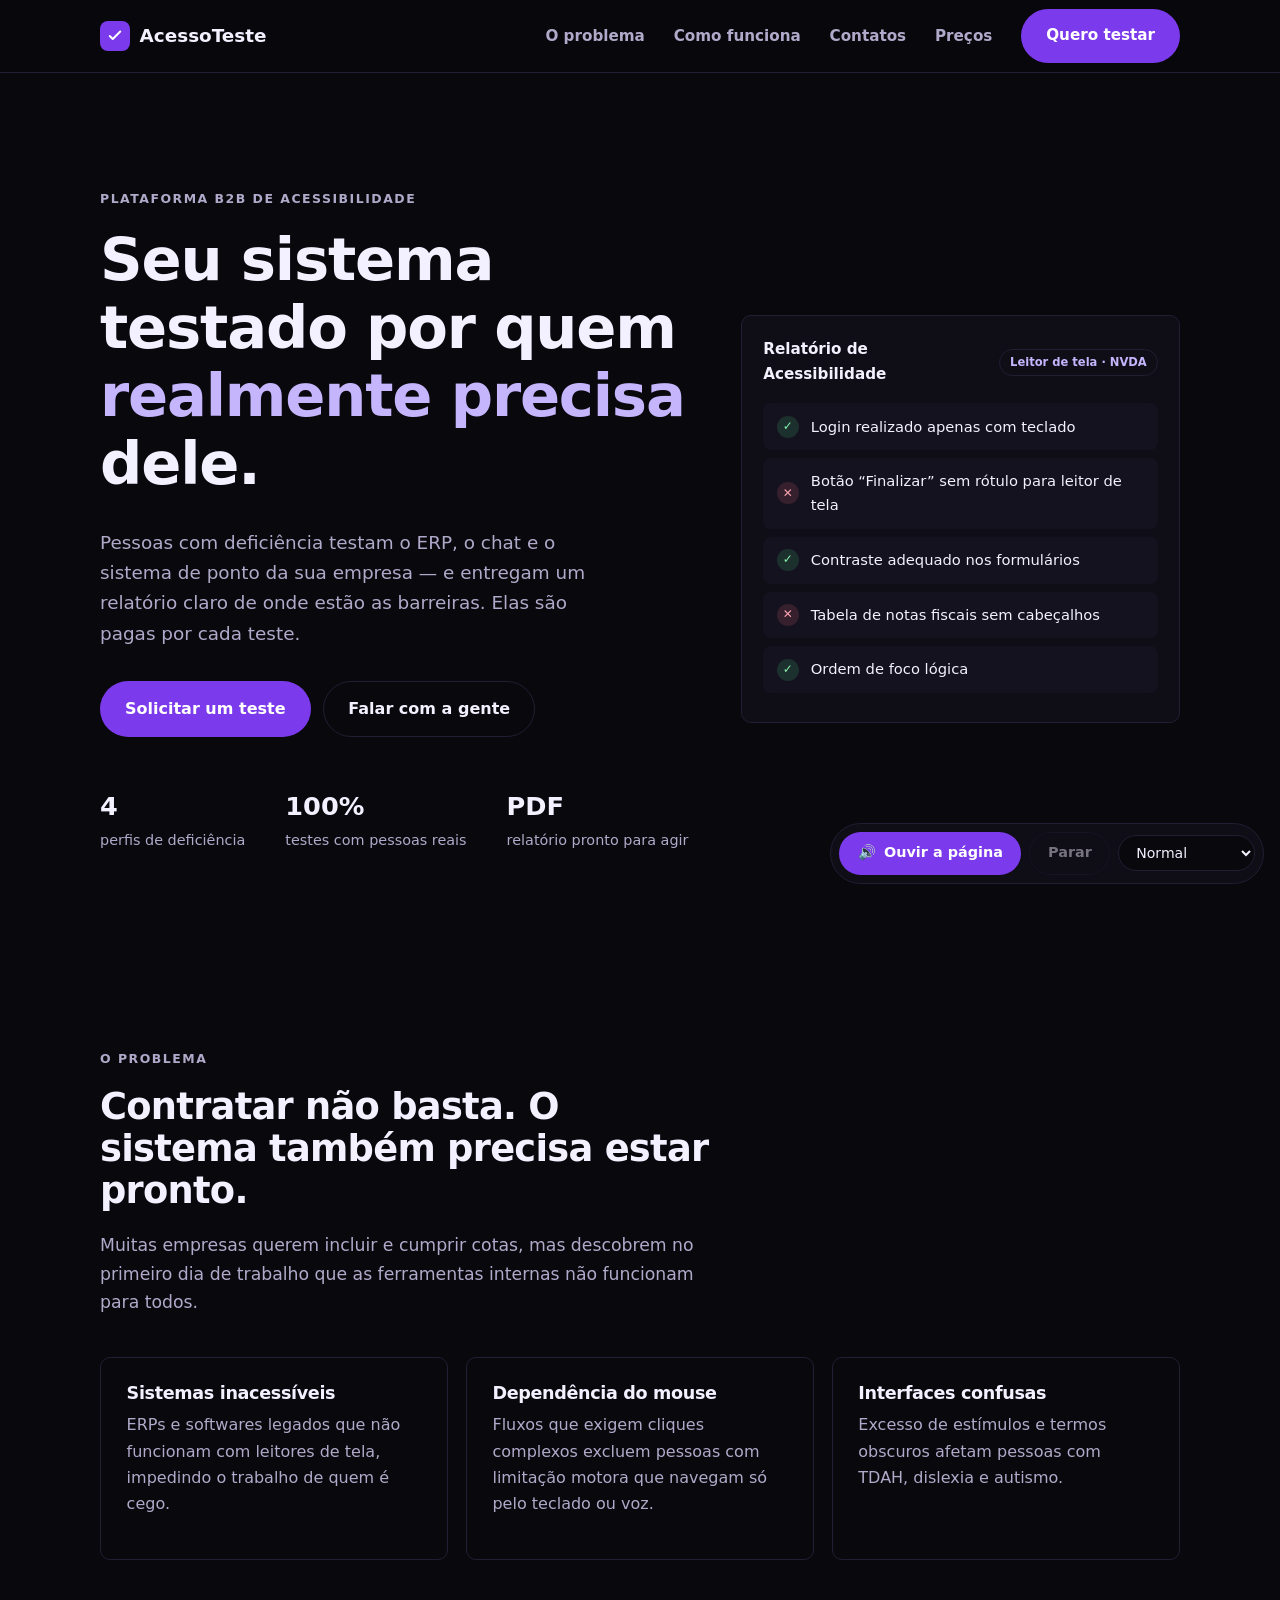
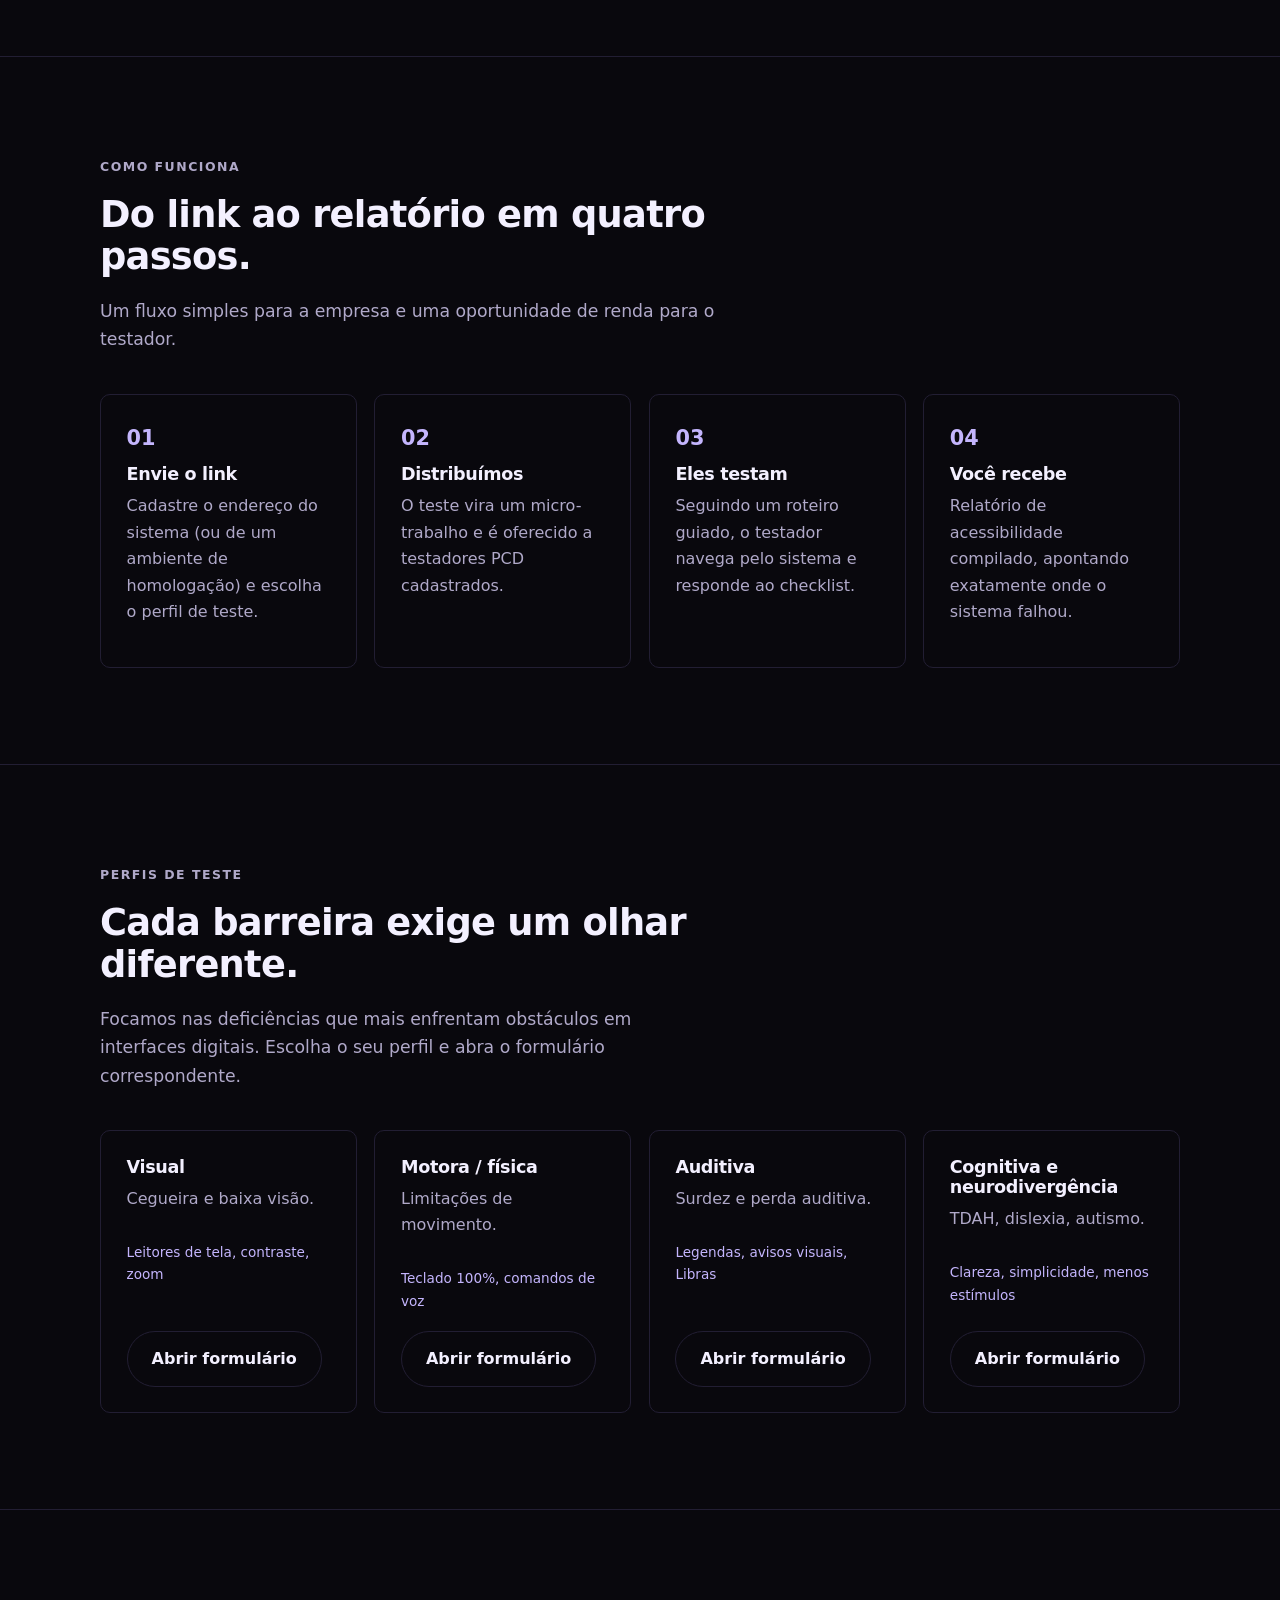
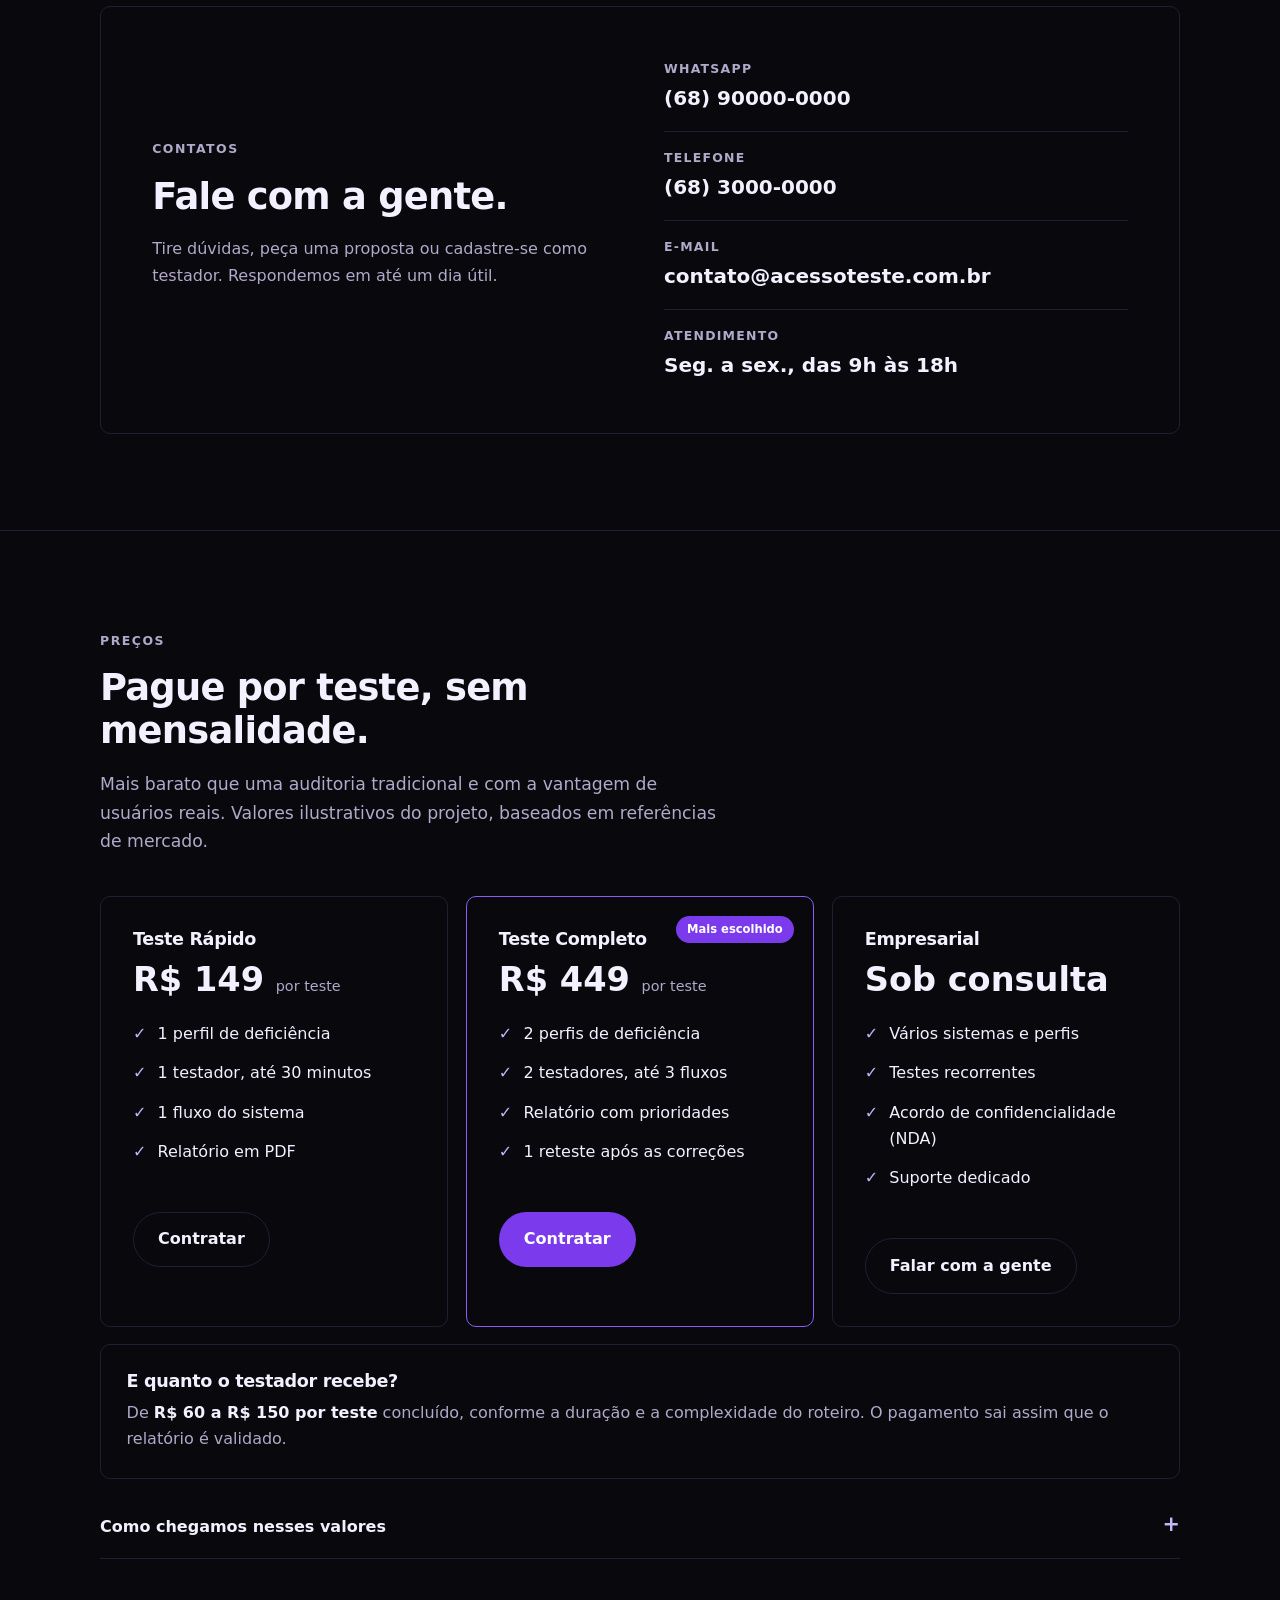
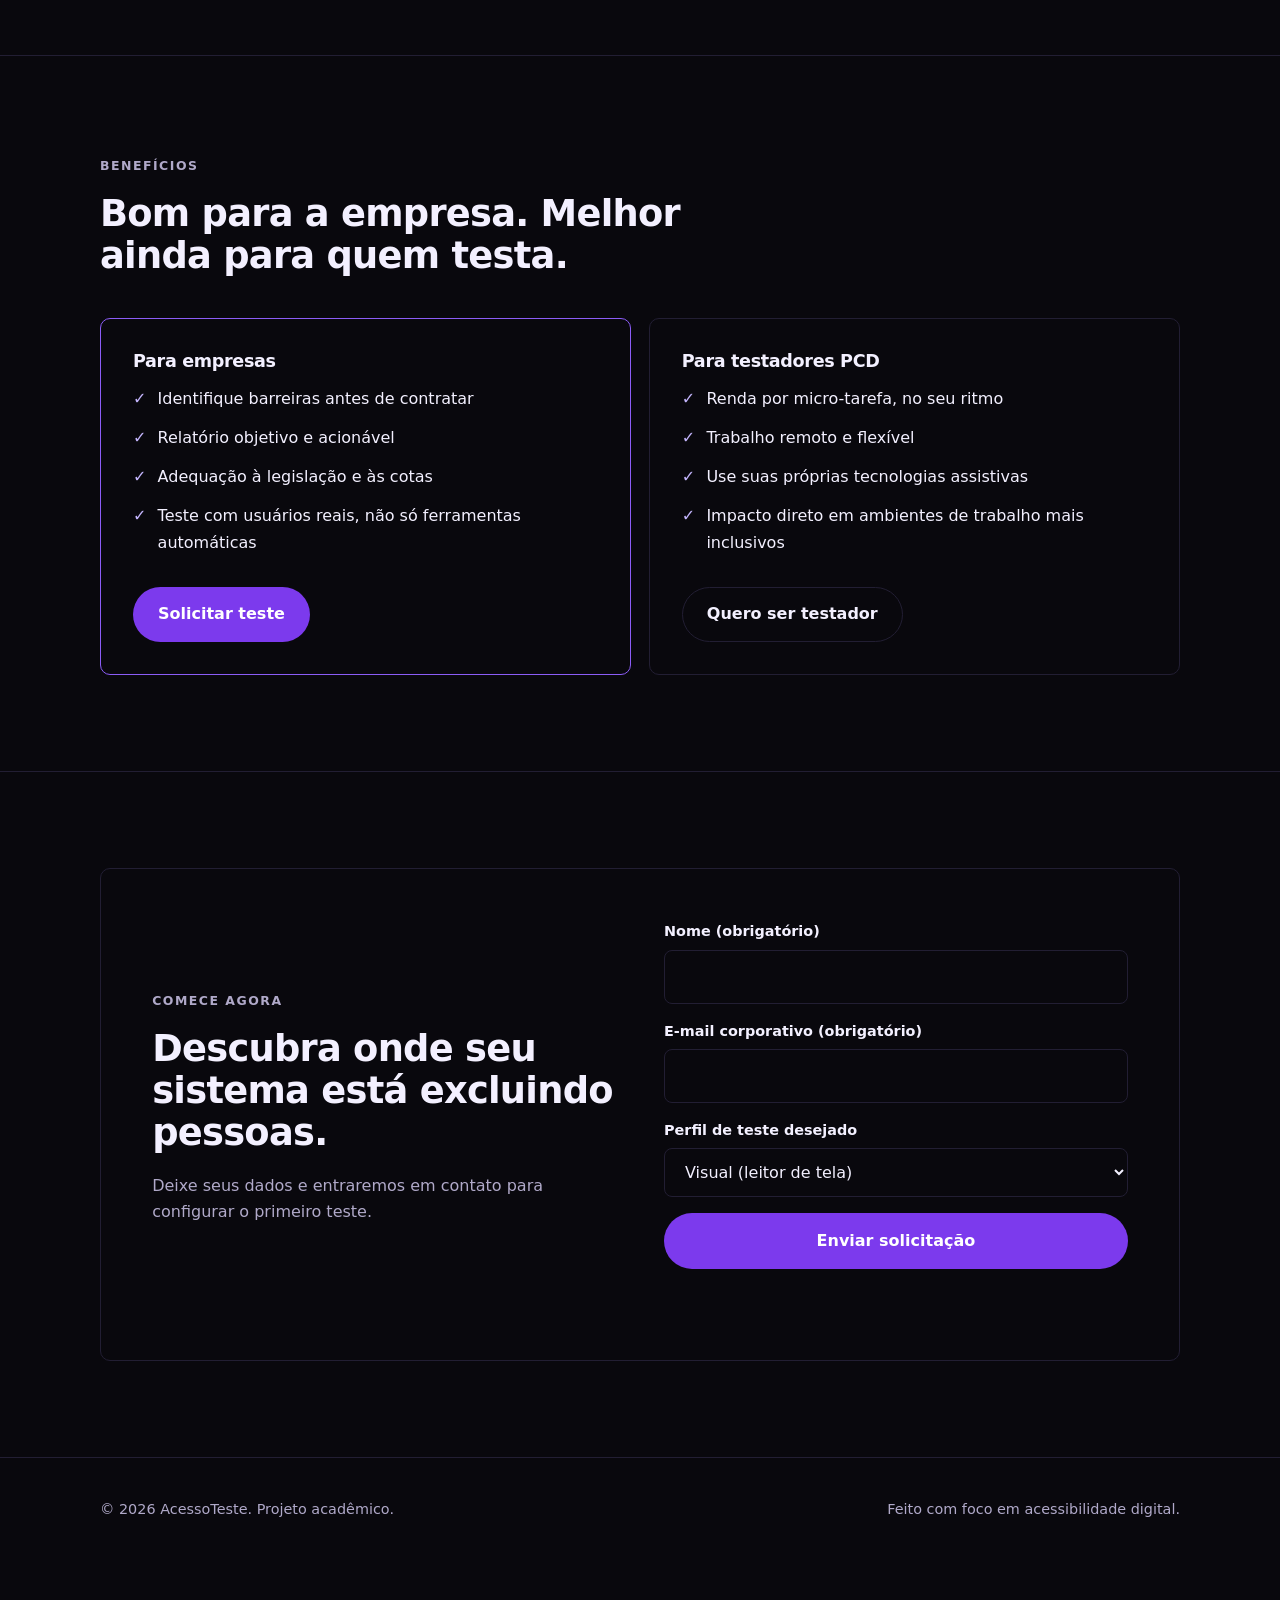
<file: projeto/index.html>
<!DOCTYPE html>
<html lang="pt-BR">
<head>
  <meta charset="UTF-8">
  <meta name="viewport" content="width=device-width, initial-scale=1">
  <title>AcessoTeste — Seus sistemas testados por quem realmente os usa</title>
  <meta name="description" content="Plataforma B2B onde pessoas com deficiência testam os sistemas internos da sua empresa e geram relatórios de acessibilidade, recebendo por cada teste.">
  <link rel="stylesheet" href="style/style.css">
</head>

<body>
  <a href="#conteudo" class="skip-link">Pular para o conteúdo</a>

  <!-- ===== HEADER ===== -->
  <header class="site">
    <div class="container nav">
      <a href="#" class="logo" aria-label="AcessoTeste — página inicial">
        <span class="logo-mark" aria-hidden="true">
          <svg width="18" height="18" viewBox="0 0 24 24" fill="none" stroke="#fff" stroke-width="2.6" stroke-linecap="round" stroke-linejoin="round"><path d="M5 12l4 4 10-10"/></svg>
        </span>
        AcessoTeste
      </a>

      <button type="button" class="menu-toggle" aria-expanded="false" aria-controls="menu">Menu</button>

      <nav aria-label="Principal">
        <ul id="menu">
          <li><a href="#problema">O problema</a></li>
          <li><a href="#como-funciona">Como funciona</a></li>
          <li><a href="#fale-conosco">Contatos</a></li>
          <li><a href="#precos">Preços</a></li>
          <li><a href="#contato" class="btn btn-primary">Quero testar</a></li>
        </ul>
      </nav>
    </div>
  </header>

  <main id="conteudo">

    <!-- ===== HERO ===== -->
    <section class="hero" aria-labelledby="hero-title">
      <div class="container">
        <div>
          <span class="eyebrow">Plataforma B2B de acessibilidade</span>
          <h1 id="hero-title">Seu sistema testado por quem <span>realmente precisa</span> dele.</h1>
          <p class="lead">Pessoas com deficiência testam o ERP, o chat e o sistema de ponto da sua empresa — e entregam um relatório claro de onde estão as barreiras. Elas são pagas por cada teste.</p>
          <div class="hero-actions">
            <a href="#contato" class="btn btn-primary">Solicitar um teste</a>
            <a href="#fale-conosco" class="btn btn-ghost">Falar com a gente</a>
          </div>
          <div class="hero-stats">
            <div><strong>4</strong><span>perfis de deficiência</span></div>
            <div><strong>100%</strong><span>testes com pessoas reais</span></div>
            <div><strong>PDF</strong><span>relatório pronto para agir</span></div>
          </div>
        </div>

        <!-- Mock do relatório -->
        <div class="mock" role="img" aria-label="Exemplo de relatório de acessibilidade. Aprovado: login só com teclado, contraste adequado, ordem de foco lógica. Reprovado: botão Finalizar sem rótulo para leitor de tela, tabela de notas fiscais sem cabeçalhos.">
          <div class="mock-head">
            <b>Relatório de Acessibilidade</b>
            <span class="tag">Leitor de tela · NVDA</span>
          </div>
          <div class="check"><span class="dot ok">✓</span> Login realizado apenas com teclado</div>
          <div class="check"><span class="dot fail">✕</span> Botão “Finalizar” sem rótulo para leitor de tela</div>
          <div class="check"><span class="dot ok">✓</span> Contraste adequado nos formulários</div>
          <div class="check"><span class="dot fail">✕</span> Tabela de notas fiscais sem cabeçalhos</div>
          <div class="check"><span class="dot ok">✓</span> Ordem de foco lógica</div>
        </div>
      </div>
    </section>

    <!-- ===== PROBLEMA ===== -->
    <section id="problema" aria-labelledby="problema-title">
      <div class="container">
        <div class="section-head">
          <span class="eyebrow">O problema</span>
          <h2 id="problema-title">Contratar não basta. O sistema também precisa estar pronto.</h2>
          <p>Muitas empresas querem incluir e cumprir cotas, mas descobrem no primeiro dia de trabalho que as ferramentas internas não funcionam para todos.</p>
        </div>

        <div class="problem-grid">
          <article class="card">
            <h3>Sistemas inacessíveis</h3>
            <p>ERPs e softwares legados que não funcionam com leitores de tela, impedindo o trabalho de quem é cego.</p>
          </article>
          <article class="card">
            <h3>Dependência do mouse</h3>
            <p>Fluxos que exigem cliques complexos excluem pessoas com limitação motora que navegam só pelo teclado ou voz.</p>
          </article>
          <article class="card">
            <h3>Interfaces confusas</h3>
            <p>Excesso de estímulos e termos obscuros afetam pessoas com TDAH, dislexia e autismo.</p>
          </article>
        </div>
      </div>
    </section>

    <!-- ===== COMO FUNCIONA ===== -->
    <section id="como-funciona" class="profiles" aria-labelledby="como-title">
      <div class="container">
        <div class="section-head">
          <span class="eyebrow">Como funciona</span>
          <h2 id="como-title">Do link ao relatório em quatro passos.</h2>
          <p>Um fluxo simples para a empresa e uma oportunidade de renda para o testador.</p>
        </div>

        <ol class="steps">
          <li class="step">
            <h3>Envie o link</h3>
            <p>Cadastre o endereço do sistema (ou de um ambiente de homologação) e escolha o perfil de teste.</p>
          </li>
          <li class="step">
            <h3>Distribuímos</h3>
            <p>O teste vira um micro-trabalho e é oferecido a testadores PCD cadastrados.</p>
          </li>
          <li class="step">
            <h3>Eles testam</h3>
            <p>Seguindo um roteiro guiado, o testador navega pelo sistema e responde ao checklist.</p>
          </li>
          <li class="step">
            <h3>Você recebe</h3>
            <p>Relatório de acessibilidade compilado, apontando exatamente onde o sistema falhou.</p>
          </li>
        </ol>
      </div>
    </section>

    <!-- ===== PERFIS ===== -->
    <section id="perfis" aria-labelledby="perfis-title">
      <div class="container">
        <div class="section-head">
          <span class="eyebrow">Perfis de teste</span>
          <h2 id="perfis-title">Cada barreira exige um olhar diferente.</h2>
          <p>Focamos nas deficiências que mais enfrentam obstáculos em interfaces digitais. Escolha o seu perfil e abra o formulário correspondente.</p>
        </div>

        <div class="profile-grid">
          <article class="profile">
            <h3>Visual</h3>
            <p>Cegueira e baixa visão.</p>
            <small>Leitores de tela, contraste, zoom</small>
            <a class="btn btn-ghost" href="https://docs.google.com/forms/d/e/1FAIpQLScxSKkbmJXcRAT84zTbyYmNjav7uBZ1FdtJt13JrSAKdkSXCw/viewform?usp=publish-editor" target="_blank" rel="noopener">Abrir formulário<span class="sr-only"> de deficiência visual (abre em nova aba)</span></a>
          </article>
          <article class="profile">
            <h3>Motora / física</h3>
            <p>Limitações de movimento.</p>
            <small>Teclado 100%, comandos de voz</small>
            <a class="btn btn-ghost" href="https://docs.google.com/forms/d/e/1FAIpQLSeTbJcvktQM9DV5w8TbJerhmhRDlZco0sFcdMAekgtT3SIykg/viewform?usp=publish-editor" target="_blank" rel="noopener">Abrir formulário<span class="sr-only"> de deficiência motora ou física (abre em nova aba)</span></a>
          </article>
          <article class="profile">
            <h3>Auditiva</h3>
            <p>Surdez e perda auditiva.</p>
            <small>Legendas, avisos visuais, Libras</small>
            <a class="btn btn-ghost" href="https://docs.google.com/forms/d/e/1FAIpQLSe6VjvfLcBOMCsJXioPM56PEvGdX7iVZB0qYflbBl_nMzteew/viewform?usp=publish-editor" target="_blank" rel="noopener">Abrir formulário<span class="sr-only"> de deficiência auditiva (abre em nova aba)</span></a>
          </article>
          <article class="profile">
            <h3>Cognitiva e neurodivergência</h3>
            <p>TDAH, dislexia, autismo.</p>
            <small>Clareza, simplicidade, menos estímulos</small>
            <a class="btn btn-ghost" href="https://docs.google.com/forms/d/e/1FAIpQLSfvss72lVsOm-IlTiMtDaH_jYBii6vWXMp8e3SJ_ZJSz5qjTQ/viewform?usp=header" target="_blank" rel="noopener">Abrir formulário<span class="sr-only"> de neurodivergência e deficiência cognitiva (abre em nova aba)</span></a>
          </article>
        </div>
      </div>
    </section>

    <!-- ===== CONTATOS ===== -->
    <section id="fale-conosco" class="profiles" aria-labelledby="fale-title">
      <div class="container">
        <div class="contact-box">
          <div>
            <span class="eyebrow">Contatos</span>
            <h2 id="fale-title">Fale com a gente.</h2>
            <p>Tire dúvidas, peça uma proposta ou cadastre-se como testador. Respondemos em até um dia útil.</p>
          </div>

          <ul class="contact-list">
            <li>
              <span class="contact-label">WhatsApp</span>
              <a href="https://wa.me/5568900000000">(68) 90000-0000</a>
            </li>
            <li>
              <span class="contact-label">Telefone</span>
              <a href="tel:+556830000000">(68) 3000-0000</a>
            </li>
            <li>
              <span class="contact-label">E-mail</span>
              <a href="mailto:contato@acessoteste.com.br">contato@acessoteste.com.br</a>
            </li>
            <li>
              <span class="contact-label">Atendimento</span>
              <span class="contact-value">Seg. a sex., das 9h às 18h</span>
            </li>
          </ul>
        </div>
      </div>
    </section>

    <!-- ===== PREÇOS ===== -->
    <section id="precos" aria-labelledby="precos-title">
      <div class="container">
        <div class="section-head">
          <span class="eyebrow">Preços</span>
          <h2 id="precos-title">Pague por teste, sem mensalidade.</h2>
          <p>Mais barato que uma auditoria tradicional e com a vantagem de usuários reais. Valores ilustrativos do projeto, baseados em referências de mercado.</p>
        </div>

        <div class="plans">
          <article class="panel plan">
            <h3>Teste Rápido</h3>
            <p class="price">R$ 149 <small>por teste</small></p>
            <ul>
              <li>1 perfil de deficiência</li>
              <li>1 testador, até 30 minutos</li>
              <li>1 fluxo do sistema</li>
              <li>Relatório em PDF</li>
            </ul>
            <a href="#contato" class="btn btn-ghost" data-plan="rapido">Contratar</a>
          </article>

          <article class="panel plan featured">
            <span class="badge">Mais escolhido</span>
            <h3>Teste Completo</h3>
            <p class="price">R$ 449 <small>por teste</small></p>
            <ul>
              <li>2 perfis de deficiência</li>
              <li>2 testadores, até 3 fluxos</li>
              <li>Relatório com prioridades</li>
              <li>1 reteste após as correções</li>
            </ul>
            <a href="#contato" class="btn btn-primary" data-plan="completo">Contratar</a>
          </article>

          <article class="panel plan">
            <h3>Empresarial</h3>
            <p class="price">Sob consulta</p>
            <ul>
              <li>Vários sistemas e perfis</li>
              <li>Testes recorrentes</li>
              <li>Acordo de confidencialidade (NDA)</li>
              <li>Suporte dedicado</li>
            </ul>
            <a href="#contato" class="btn btn-ghost">Falar com a gente</a>
          </article>
        </div>

        <div class="panel tester-pay">
          <h3>E quanto o testador recebe?</h3>
          <p>De <strong>R$ 60 a R$ 150 por teste</strong> concluído, conforme a duração e a complexidade do roteiro. O pagamento sai assim que o relatório é validado.</p>
        </div>

        <details class="sources">
          <summary>Como chegamos nesses valores</summary>
          <div class="table-wrap">
            <table>
              <caption>Referências de mercado usadas como base (estimativas publicadas por empresas e portais)</caption>
              <thead>
                <tr><th scope="col">Serviço</th><th scope="col">Faixa de valor</th><th scope="col">Fonte</th></tr>
              </thead>
              <tbody>
                <tr>
                  <th scope="row">Cliente oculto: pagamento ao avaliador</th>
                  <td>R$ 30 a R$ 250 por avaliação (outras fontes citam até R$ 500 por visita)</td>
                  <td>
                    <a href="https://www.diariodepernambuco.com.br/amp/economia/2025/10/11698878-empresa-abre-mais-de-65-vagas-para-cliente-oculto-em-pernambuco.html" target="_blank" rel="noopener">Diario de Pernambuco (2025)</a>,
                    <a href="https://www.infomoney.com.br/?p=12642" target="_blank" rel="noopener">InfoMoney</a>
                  </td>
                </tr>
                <tr>
                  <th scope="row">Cliente oculto em restaurante: valor cobrado da empresa</th>
                  <td>R$ 150 a R$ 450 por visita</td>
                  <td><a href="https://blog.juriscorrespondente.com.br/cliente-oculto-para-restaurantes-auditoria-operacional/amp/" target="_blank" rel="noopener">Juris Correspondente (2026)</a></td>
                </tr>
                <tr>
                  <th scope="row">Auditoria de acessibilidade (WCAG) de site pequeno, 5 a 10 páginas</th>
                  <td>R$ 1.500 a R$ 3.500 por projeto</td>
                  <td><a href="https://www.freelasemcrise.com.br/quanto-cobrar/auditoria-acessibilidade-site" target="_blank" rel="noopener">FreelaSemCrise (2026)</a></td>
                </tr>
              </tbody>
            </table>
          </div>
        </details>
      </div>
    </section>

    <!-- ===== BENEFÍCIOS ===== -->
    <section id="beneficios" class="profiles" aria-labelledby="beneficios-title">
      <div class="container">
        <div class="section-head">
          <span class="eyebrow">Benefícios</span>
          <h2 id="beneficios-title">Bom para a empresa. Melhor ainda para quem testa.</h2>
        </div>

        <div class="two-col">
          <div class="panel featured">
            <h3>Para empresas</h3>
            <ul>
              <li>Identifique barreiras antes de contratar</li>
              <li>Relatório objetivo e acionável</li>
              <li>Adequação à legislação e às cotas</li>
              <li>Teste com usuários reais, não só ferramentas automáticas</li>
            </ul>
            <a href="#contato" class="btn btn-primary">Solicitar teste</a>
          </div>

          <div class="panel">
            <h3>Para testadores PCD</h3>
            <ul>
              <li>Renda por micro-tarefa, no seu ritmo</li>
              <li>Trabalho remoto e flexível</li>
              <li>Use suas próprias tecnologias assistivas</li>
              <li>Impacto direto em ambientes de trabalho mais inclusivos</li>
            </ul>
            <a href="#perfis" class="btn btn-ghost">Quero ser testador</a>
          </div>
        </div>
      </div>
    </section>


    <!-- ===== CONTATO ===== -->
    <section id="contato" aria-labelledby="contato-title">
      <div class="container">
        <div class="cta-box">
          <div>
            <span class="eyebrow">Comece agora</span>
            <h2 id="contato-title">Descubra onde seu sistema está excluindo pessoas.</h2>
            <p>Deixe seus dados e entraremos em contato para configurar o primeiro teste.</p>
          </div>

          <form id="lead-form" novalidate>
            <div class="field">
              <label for="nome">Nome (obrigatório)</label>
              <input id="nome" name="nome" type="text" autocomplete="name" required aria-describedby="nome-erro">
              <span id="nome-erro" class="field-error" hidden></span>
            </div>
            <div class="field">
              <label for="email">E-mail corporativo (obrigatório)</label>
              <input id="email" name="email" type="email" autocomplete="email" required aria-describedby="email-erro">
              <span id="email-erro" class="field-error" hidden></span>
            </div>
            <div class="field">
              <label for="perfil">Perfil de teste desejado</label>
              <select id="perfil" name="perfil">
                <option>Visual (leitor de tela)</option>
                <option>Motora (teclado / voz)</option>
                <option>Auditiva</option>
                <option>Cognitiva</option>
                <option>Todos os perfis</option>
              </select>
            </div>
            <button type="submit" class="btn btn-primary">Enviar solicitação</button>
            <p id="form-msg" role="status" aria-live="polite"></p>
          </form>
        </div>
      </div>
    </section>
  </main>

  <!-- ===== FOOTER ===== -->
  <footer>
    <div class="container">
      <p>© 2026 AcessoTeste. Projeto acadêmico.</p>
      <p>Feito com foco em acessibilidade digital.</p>
    </div>
  </footer>

  <!-- ===== PAGAMENTO (modal) ===== -->
  <dialog id="pay-dialog" class="pay" aria-labelledby="pay-title">
    <div class="pay-body">
      <div class="pay-head">
        <div>
          <h2 id="pay-title">Contratar</h2>
          <p id="pay-sub"></p>
        </div>
        <button type="button" class="pay-close" id="pay-close" aria-label="Fechar janela de pagamento">✕</button>
      </div>

      <!-- Etapa 1: formulário -->
      <form id="pay-form" novalidate>
        <fieldset>
          <legend>1. Sistema que será testado</legend>

          <div class="field">
            <label for="pay-url">Link do sistema (obrigatório)</label>
            <input id="pay-url" name="url" type="text" inputmode="url" autocomplete="url" placeholder="https://homologacao.suaempresa.com.br" aria-describedby="pay-url-dica pay-url-erro" required>
            <span id="pay-url-dica" class="hint">Use, de preferência, um ambiente de homologação, sem dados reais.</span>
            <span id="pay-url-erro" class="field-error" hidden></span>
          </div>

          <div class="field">
            <label for="pay-perfil">Perfil de teste</label>
            <select id="pay-perfil" name="perfil">
              <option>Visual (leitor de tela)</option>
              <option>Motora (teclado / voz)</option>
              <option>Auditiva</option>
              <option>Cognitiva</option>
            </select>
          </div>

          <div class="field" id="pay-perfil2-wrap" hidden>
            <label for="pay-perfil2">Segundo perfil de teste</label>
            <select id="pay-perfil2" name="perfil2">
              <option>Motora (teclado / voz)</option>
              <option>Visual (leitor de tela)</option>
              <option>Auditiva</option>
              <option>Cognitiva</option>
            </select>
          </div>

          <div class="field">
            <label for="pay-email">E-mail para receber o relatório (obrigatório)</label>
            <input id="pay-email" name="email" type="email" autocomplete="email" aria-describedby="pay-email-erro" required>
            <span id="pay-email-erro" class="field-error" hidden></span>
          </div>

          <div class="field">
            <label for="pay-obs">Observações (opcional)</label>
            <textarea id="pay-obs" name="obs" rows="2" placeholder="Ex.: usuário de teste, senha, fluxo principal"></textarea>
          </div>
        </fieldset>

        <fieldset>
          <legend>2. Forma de pagamento</legend>

          <div class="options">
            <label class="option"><input type="radio" name="metodo" value="pix" checked> Pix</label>
            <label class="option"><input type="radio" name="metodo" value="cartao"> Cartão de crédito</label>
          </div>

          <p id="pay-pix-info" class="hint">Ao confirmar, geramos um código Pix “copia e cola” para você pagar no app do seu banco.</p>

          <div id="pay-card" hidden>
            <div class="field">
              <label for="card-number">Número do cartão</label>
              <input id="card-number" name="cardNumber" type="text" inputmode="numeric" autocomplete="cc-number" placeholder="0000 0000 0000 0000" aria-describedby="card-number-erro">
              <span id="card-number-erro" class="field-error" hidden></span>
            </div>
            <div class="field">
              <label for="card-name">Nome impresso no cartão</label>
              <input id="card-name" name="cardName" type="text" autocomplete="cc-name" aria-describedby="card-name-erro">
              <span id="card-name-erro" class="field-error" hidden></span>
            </div>
            <div class="row">
              <div class="field">
                <label for="card-exp">Validade</label>
                <input id="card-exp" name="cardExp" type="text" inputmode="numeric" autocomplete="cc-exp" placeholder="MM/AA" aria-describedby="card-exp-erro">
                <span id="card-exp-erro" class="field-error" hidden></span>
              </div>
              <div class="field">
                <label for="card-cvv">CVV</label>
                <input id="card-cvv" name="cardCvv" type="text" inputmode="numeric" autocomplete="cc-csc" placeholder="123" aria-describedby="card-cvv-erro">
                <span id="card-cvv-erro" class="field-error" hidden></span>
              </div>
            </div>
          </div>
        </fieldset>

        <div class="pay-total">
          <span>Total</span>
          <strong id="pay-total">R$ 0</strong>
        </div>

        <p id="pay-msg" class="pay-msg" role="status" aria-live="polite"></p>
        <button type="submit" class="btn btn-primary" id="pay-submit">Pagar</button>
        <p class="hint">Pagamento de demonstração: nenhum valor é cobrado e nenhum dado é enviado.</p>
      </form>

      <!-- Etapa 2: confirmação -->
      <div id="pay-done" tabindex="-1" hidden>
        <h3 id="pay-done-title">Pedido recebido</h3>
        <p id="pay-done-text"></p>
        <ul id="pay-summary" class="summary"></ul>

        <div id="pay-pix-box" hidden>
          <figure class="qr" id="pay-qr-fig">
            <div id="pay-qr" class="qr-img"></div>
            <figcaption>Escaneie com o app do seu banco. QR Code de exemplo, não é um Pix válido.</figcaption>
          </figure>
          <label for="pay-pix-code">Ou use o Pix copia e cola (código de exemplo)</label>
          <textarea id="pay-pix-code" rows="3" readonly></textarea>
          <button type="button" class="btn btn-ghost" id="pay-copy">Copiar código</button>
          <p id="pay-copy-status" class="hint" role="status" aria-live="polite"></p>
        </div>

        <button type="button" class="btn btn-primary" id="pay-finish">Concluir</button>
      </div>
    </div>
  </dialog>

  <!-- ===== NARRADOR ===== -->
  <aside id="narrator" class="narrator" aria-label="Narrador da página">
    <button type="button" id="narrator-play" class="btn btn-primary">
      <span class="emoji" aria-hidden="true">🔊</span>
      <span class="label">Ouvir a página</span>
    </button>
    <button type="button" id="narrator-stop" class="btn btn-ghost" disabled>Parar</button>
    <label for="narrator-rate" class="sr-only">Velocidade da narração</label>
    <select id="narrator-rate">
      <option value="0.8">Lenta</option>
      <option value="1" selected>Normal</option>
      <option value="1.25">Rápida</option>
      <option value="1.5">Muito rápida</option>
    </select>
    <span id="narrator-status" class="sr-only" role="status" aria-live="polite"></span>
  </aside>

  <script src="js/qr.js" defer></script>
  <script src="js/script.js" defer></script>
</body>
</html>
</file>
<file: projeto/style/style.css>
/* =========================================================
   AcessoTeste — style.css (minimalista)
   Fundo escuro, um único roxo de destaque, bordas finas,
   sem degradês, sem brilhos e sem animações de hover.
   ========================================================= */

/* ===== Tokens ===== */
:root {
  --bg: #09080d;
  --surface: #0f0d16;
  --surface-2: #15121f;
  --border: #221e33;
  --text: #f3f0ff;
  --muted: #b0a9c9;
  --purple: #8b5cf6;
  --purple-strong: #7c3aed;
  --lilac: #c4b5fd;
  --pink: #e879f9; /* só no foco do teclado */
  --radius: 10px;
  --max: 1080px;
}

/* ===== Base ===== */
*, *::before, *::after { box-sizing: border-box; }
html { scroll-behavior: smooth; scroll-padding-top: 90px; }
body {
  margin: 0;
  background: var(--bg);
  color: var(--text);
  font-family: system-ui, -apple-system, "Segoe UI", Roboto, Arial, sans-serif;
  line-height: 1.65;
  -webkit-font-smoothing: antialiased;
}
h1, h2, h3 { line-height: 1.15; margin: 0 0 .5em; letter-spacing: -0.02em; }
h1 { font-size: clamp(2.2rem, 5.5vw, 3.7rem); font-weight: 800; }
h2 { font-size: clamp(1.6rem, 3.3vw, 2.3rem); font-weight: 750; }
h3 { font-size: 1.1rem; font-weight: 650; }
p { margin: 0 0 1em; color: var(--muted); }
a { color: var(--lilac); }
ul { margin: 0; padding: 0; list-style: none; }

.container { width: min(100% - 2.5rem, var(--max)); margin-inline: auto; }
section { padding: clamp(3.5rem, 8vw, 6rem) 0; }
.profiles { border-block: 1px solid var(--border); }

.eyebrow {
  display: inline-block;
  font-size: .78rem;
  font-weight: 700;
  letter-spacing: .12em;
  text-transform: uppercase;
  color: var(--muted);
  margin-bottom: 1rem;
}
.section-head { max-width: 620px; margin-bottom: 2.5rem; }
.section-head p { font-size: 1.08rem; }

/* ===== Acessibilidade ===== */
:focus-visible { outline: 3px solid var(--pink); outline-offset: 3px; border-radius: 6px; }
.skip-link {
  position: absolute; left: 1rem; top: -4rem;
  background: var(--purple-strong); color: #fff; padding: .7rem 1.1rem;
  border-radius: 8px; font-weight: 700; text-decoration: none; z-index: 100;
}
.skip-link:focus { top: 1rem; }
.sr-only {
  position: absolute; width: 1px; height: 1px; overflow: hidden;
  clip: rect(0 0 0 0); white-space: nowrap;
}
@media (prefers-reduced-motion: reduce) {
  html { scroll-behavior: auto; }
  * { animation: none !important; transition: none !important; }
}

/* ===== Botões ===== */
.btn {
  display: inline-flex; align-items: center; justify-content: center; gap: .5rem;
  padding: .85rem 1.5rem;
  border-radius: 999px;
  font: inherit; font-weight: 650;
  text-decoration: none; cursor: pointer;
  border: 1px solid transparent;
}
.btn-primary { background: var(--purple-strong); color: #fff; }
.btn-primary:hover { background: #6d28d9; }
.btn-ghost { background: transparent; color: var(--text); border-color: var(--border); }
.btn-ghost:hover { border-color: var(--lilac); }

/* ===== Header ===== */
header.site {
  position: sticky; top: 0; z-index: 50;
  background: rgba(9, 8, 13, .96);
  border-bottom: 1px solid var(--border);
}
.nav { display: flex; align-items: center; justify-content: space-between; height: 72px; }
.logo { display: flex; align-items: center; gap: .6rem; font-weight: 800; font-size: 1.15rem; color: var(--text); text-decoration: none; }
.logo-mark {
  width: 30px; height: 30px; border-radius: 8px;
  background: var(--purple-strong);
  display: grid; place-items: center;
}
.nav ul { display: flex; align-items: center; gap: 1.8rem; }
.nav ul a { color: var(--muted); text-decoration: none; font-weight: 550; font-size: .95rem; }
.nav ul a:hover { color: var(--text); }
.nav ul a.btn-primary { color: #fff; }
.menu-toggle { display: none; background: none; border: 1px solid var(--border); color: var(--text); border-radius: 8px; padding: .5rem .8rem; font: inherit; cursor: pointer; }

@media (max-width: 820px) {
  .menu-toggle { display: inline-block; }
  .nav ul {
    display: none; position: absolute; top: 72px; left: 0; right: 0;
    flex-direction: column; align-items: flex-start; gap: 1.2rem;
    background: var(--surface); padding: 1.5rem 1.25rem;
    border-bottom: 1px solid var(--border);
  }
  .nav ul.open { display: flex; }
}

/* ===== Hero ===== */
.hero { padding-top: clamp(3.5rem, 9vw, 7rem); }
.hero .container { display: grid; grid-template-columns: 1.15fr .85fr; gap: 3rem; align-items: center; }
.hero h1 span { color: var(--lilac); }
.hero p.lead { font-size: 1.15rem; max-width: 520px; }
.hero-actions { display: flex; flex-wrap: wrap; gap: .8rem; margin-top: 2rem; }
.hero-stats { display: flex; gap: 2.5rem; margin-top: 3rem; flex-wrap: wrap; }
.hero-stats strong { display: block; font-size: 1.6rem; color: var(--text); }
.hero-stats span { font-size: .9rem; color: var(--muted); }

.mock {
  background: var(--surface);
  border: 1px solid var(--border);
  border-radius: var(--radius);
  padding: 1.3rem;
}
.mock-head { display: flex; justify-content: space-between; align-items: center; gap: .8rem; margin-bottom: 1rem; }
.mock-head b { font-size: .95rem; }
.tag { font-size: .72rem; font-weight: 700; padding: .2rem .65rem; border-radius: 999px; border: 1px solid var(--border); color: var(--lilac); white-space: nowrap; }
.check { display: flex; align-items: center; gap: .75rem; padding: .7rem .85rem; border-radius: 8px; background: var(--surface-2); margin-bottom: .5rem; font-size: .92rem; color: var(--text); }
.dot { width: 22px; height: 22px; border-radius: 50%; display: grid; place-items: center; flex-shrink: 0; font-size: .75rem; font-weight: 800; }
.dot.ok { background: rgba(74, 222, 128, .15); color: #86efac; }
.dot.fail { background: rgba(251, 113, 133, .15); color: #fda4af; }

@media (max-width: 900px) { .hero .container { grid-template-columns: 1fr; } }

/* ===== Cartões simples (problema, passos, perfis, painéis) ===== */
.card, .profile, .step, .panel {
  background: transparent;
  border: 1px solid var(--border);
  border-radius: var(--radius);
  padding: 1.6rem;
}

.problem-grid { display: grid; grid-template-columns: repeat(3, 1fr); gap: 1.1rem; }
@media (max-width: 860px) { .problem-grid { grid-template-columns: 1fr; } }

/* ===== Como funciona ===== */
.steps { list-style: none; padding: 0; margin: 0; display: grid; grid-template-columns: repeat(4, 1fr); gap: 1.1rem; counter-reset: step; }
.step { counter-increment: step; }
.step::before {
  content: "0" counter(step);
  display: block; font-size: 1.3rem; font-weight: 800; margin-bottom: .6rem;
  color: var(--lilac);
}
@media (max-width: 980px) { .steps { grid-template-columns: repeat(2, 1fr); } }
@media (max-width: 560px) { .steps { grid-template-columns: 1fr; } }

/* ===== Perfis ===== */
.profile-grid { display: grid; grid-template-columns: repeat(4, 1fr); gap: 1.1rem; }
.profile small { display: block; margin-top: .8rem; color: var(--lilac); font-size: .85rem; }
@media (max-width: 980px) { .profile-grid { grid-template-columns: repeat(2, 1fr); } }
@media (max-width: 560px) { .profile-grid { grid-template-columns: 1fr; } }

/* ===== Contatos ===== */
.contact-box {
  border: 1px solid var(--border);
  border-radius: var(--radius);
  padding: clamp(1.75rem, 5vw, 3.2rem);
  display: grid; grid-template-columns: 1fr 1fr; gap: 3rem; align-items: center;
}
.contact-list li {
  display: flex; flex-direction: column; gap: .15rem;
  padding: 1rem 0; border-bottom: 1px solid var(--border);
}
.contact-list li:first-child { padding-top: 0; }
.contact-list li:last-child { border-bottom: 0; padding-bottom: 0; }
.contact-label { font-size: .78rem; font-weight: 700; letter-spacing: .1em; text-transform: uppercase; color: var(--muted); }
.contact-list a, .contact-value { font-size: 1.25rem; font-weight: 650; color: var(--text); text-decoration: none; overflow-wrap: anywhere; }
.contact-list a:hover { color: var(--lilac); text-decoration: underline; }
@media (max-width: 860px) { .contact-box { grid-template-columns: 1fr; gap: 2rem; } }

/* ===== Preços ===== */
.plans { display: grid; grid-template-columns: repeat(3, 1fr); gap: 1.1rem; align-items: stretch; margin-bottom: 1.1rem; }
.plan { display: flex; flex-direction: column; position: relative; padding: 2rem; }
.plan.featured { border-color: var(--purple); }
.plan ul { margin-bottom: 1rem; }
.plan .btn { margin-top: auto; align-self: flex-start; }
.price { font-size: 2.1rem; font-weight: 800; color: var(--text); margin: .25rem 0 1rem; line-height: 1.1; }
.price small { font-size: .9rem; font-weight: 500; color: var(--muted); }
.badge {
  position: absolute; top: 1.2rem; right: 1.2rem;
  font-size: .72rem; font-weight: 700; padding: .25rem .7rem; border-radius: 999px;
  background: var(--purple-strong); color: #fff;
}
.panel li { display: flex; gap: .7rem; padding: .4rem 0; color: var(--text); }
.panel li::before { content: "✓"; color: var(--lilac); font-weight: 800; }
.panel .btn { margin-top: 1.5rem; }
.tester-pay { margin-bottom: 1.1rem; }
.tester-pay p { margin: 0; }
.tester-pay strong { color: var(--text); }
@media (max-width: 900px) { .plans { grid-template-columns: 1fr; } }

/* Tabela de fontes (dentro de <details>) */
details { border-bottom: 1px solid var(--border); padding: 1.1rem 0; }
summary { cursor: pointer; font-weight: 650; list-style: none; display: flex; justify-content: space-between; gap: 1rem; }
summary::-webkit-details-marker { display: none; }
summary::after { content: "+"; color: var(--lilac); font-size: 1.3rem; line-height: 1; }
details[open] summary::after { content: "–"; }
.sources { margin-top: 1rem; }
.table-wrap { overflow-x: auto; margin-top: 1rem; }
table { width: 100%; border-collapse: collapse; font-size: .92rem; min-width: 560px; }
caption { text-align: left; color: var(--muted); padding-bottom: .8rem; font-size: .88rem; }
th, td { text-align: left; padding: .8rem; border-bottom: 1px solid var(--border); vertical-align: top; }
thead th { color: var(--lilac); font-size: .78rem; text-transform: uppercase; letter-spacing: .06em; }
tbody th { color: var(--text); font-weight: 600; }
td { color: var(--muted); }

/* ===== Benefícios ===== */
.two-col { display: grid; grid-template-columns: 1fr 1fr; gap: 1.1rem; }
.two-col .panel { padding: 2rem; }
.two-col .panel.featured { border-color: var(--purple); }
@media (max-width: 800px) { .two-col { grid-template-columns: 1fr; } }

/* ===== Formulário de contato ===== */
.cta-box {
  border: 1px solid var(--border);
  border-radius: var(--radius);
  padding: clamp(1.75rem, 5vw, 3.2rem);
  display: grid; grid-template-columns: 1fr 1fr; gap: 3rem; align-items: center;
}
form { display: grid; gap: 1rem; }
.field { display: block; }
label { font-size: .9rem; font-weight: 600; display: block; margin-bottom: .35rem; color: var(--text); }
input, select {
  width: 100%; padding: .8rem 1rem; border-radius: 8px;
  background: var(--bg); color: var(--text);
  border: 1px solid var(--border); font: inherit;
}
input:focus, select:focus { border-color: var(--purple); }
input[aria-invalid="true"] { border-color: #fb7185; }
.field-error { display: block; color: #fda4af; font-size: .85rem; margin-top: .35rem; }
.field-error[hidden] { display: none; }
#form-msg { min-height: 1.5rem; margin: 0; color: #86efac; font-weight: 600; }
#form-msg.error { color: #fda4af; }
@media (max-width: 860px) { .cta-box { grid-template-columns: 1fr; gap: 2rem; } }

/* ===== Footer ===== */
footer { border-top: 1px solid var(--border); padding: 2.5rem 0 6rem; }
footer .container { display: flex; justify-content: space-between; flex-wrap: wrap; gap: 1rem; }
footer p { margin: 0; font-size: .9rem; }

/* ===== Narrador ===== */
.narrator {
  position: fixed; right: 1rem; bottom: 1rem; z-index: 60;
  display: flex; align-items: center; gap: .5rem; padding: .5rem;
  background: var(--surface); border: 1px solid var(--border); border-radius: 999px;
}
.narrator[hidden] { display: none; }
.narrator .btn { padding: .55rem 1.1rem; font-size: .9rem; }
.narrator .btn:disabled { opacity: .45; cursor: not-allowed; }
.narrator select { width: auto; padding: .5rem .8rem; border-radius: 999px; font-size: .88rem; }
.narrating { outline: 2px solid var(--pink); outline-offset: 6px; border-radius: 6px; }
@media (max-width: 560px) {
  .narrator { left: .75rem; right: .75rem; border-radius: 16px; flex-wrap: wrap; justify-content: space-between; }
}

/* ===== Pagamento (modal) ===== */
body:has(dialog[open]) { overflow: hidden; }
dialog.pay {
  width: min(560px, calc(100% - 1.5rem));
  max-height: calc(100vh - 2rem);
  padding: 0; overflow: auto;
  background: var(--surface); color: var(--text);
  border: 1px solid var(--border); border-radius: var(--radius);
}
dialog.pay::backdrop { background: rgba(0, 0, 0, .75); }
.pay-body { padding: clamp(1.25rem, 4vw, 2rem); }
.pay-head { display: flex; justify-content: space-between; align-items: flex-start; gap: 1rem; margin-bottom: 1.25rem; }
.pay-head h2 { font-size: 1.5rem; margin-bottom: .2rem; }
.pay-head p { margin: 0; }
.pay-close {
  flex-shrink: 0; width: 44px; height: 44px;
  background: none; color: var(--text); font: inherit; cursor: pointer;
  border: 1px solid var(--border); border-radius: 50%;
}
.pay-close:hover { border-color: var(--lilac); }

.pay fieldset { border: 0; padding: 0; margin: 0 0 1.5rem; min-width: 0; display: grid; gap: 1rem; }
.pay legend { padding: 0; margin-bottom: 1rem; font-weight: 700; color: var(--lilac); }
.pay input[type="radio"] { width: 20px; height: 20px; padding: 0; margin: 0; accent-color: var(--purple); }
.pay textarea {
  width: 100%; padding: .8rem 1rem; border-radius: 8px; resize: vertical;
  background: var(--bg); color: var(--text); border: 1px solid var(--border); font: inherit;
}
.pay textarea:focus { border-color: var(--purple); }
.hint { display: block; font-size: .85rem; color: var(--muted); margin: .35rem 0 0; }

.options { display: grid; grid-template-columns: 1fr 1fr; gap: .7rem; }
.option {
  display: flex; align-items: center; gap: .6rem; margin: 0;
  min-height: 48px; padding: .6rem 1rem; cursor: pointer;
  border: 1px solid var(--border); border-radius: 8px; font-size: .95rem;
}
.option:has(input:checked) { border-color: var(--purple); background: rgba(139, 92, 246, .12); }
#pay-card { display: grid; gap: 1rem; }
#pay-card[hidden], #pay-pix-info[hidden], #pay-perfil2-wrap[hidden], #pay-done[hidden], #pay-pix-box[hidden], #pay-form[hidden] { display: none; }
.row { display: grid; grid-template-columns: 1fr 1fr; gap: 1rem; }

.pay-total {
  display: flex; justify-content: space-between; align-items: baseline;
  padding: 1rem 0; margin-bottom: 1rem; border-block: 1px solid var(--border);
}
.pay-total strong { font-size: 1.6rem; }
.pay-msg { min-height: 1.4rem; margin: 0 0 .8rem; color: #fda4af; font-weight: 600; }
#pay-submit { width: 100%; }

#pay-done h3 { font-size: 1.4rem; }
.summary { margin: 1rem 0 1.5rem; border-top: 1px solid var(--border); }
.summary li { display: flex; justify-content: space-between; gap: 1rem; padding: .7rem 0; border-bottom: 1px solid var(--border); color: var(--text); }
.summary span:first-child { color: var(--muted); }
.summary span:last-child { text-align: right; overflow-wrap: anywhere; }
#pay-pix-box { margin-bottom: 1.5rem; display: grid; gap: .6rem; }
#pay-pix-box .btn { justify-self: start; }
@media (max-width: 480px) { .options, .row { grid-template-columns: 1fr; } }

/* ===== QR Code do Pix ===== */
.qr { margin: 0; display: grid; justify-items: center; gap: .7rem; text-align: center; }
.qr[hidden] { display: none; }
.qr-img { width: 200px; height: 200px; border-radius: 8px; overflow: hidden; background: #fff; }
.qr-img svg { display: block; width: 100%; height: 100%; }
.qr figcaption { font-size: .85rem; color: var(--muted); max-width: 300px; }

/* ===== Perfis: botão do formulário alinhado na base do cartão ===== */
.profile { display: flex; flex-direction: column; }
.profile .btn { margin-top: auto; align-self: flex-start; }
.profile small { margin-bottom: 1.2rem; }
</file>
